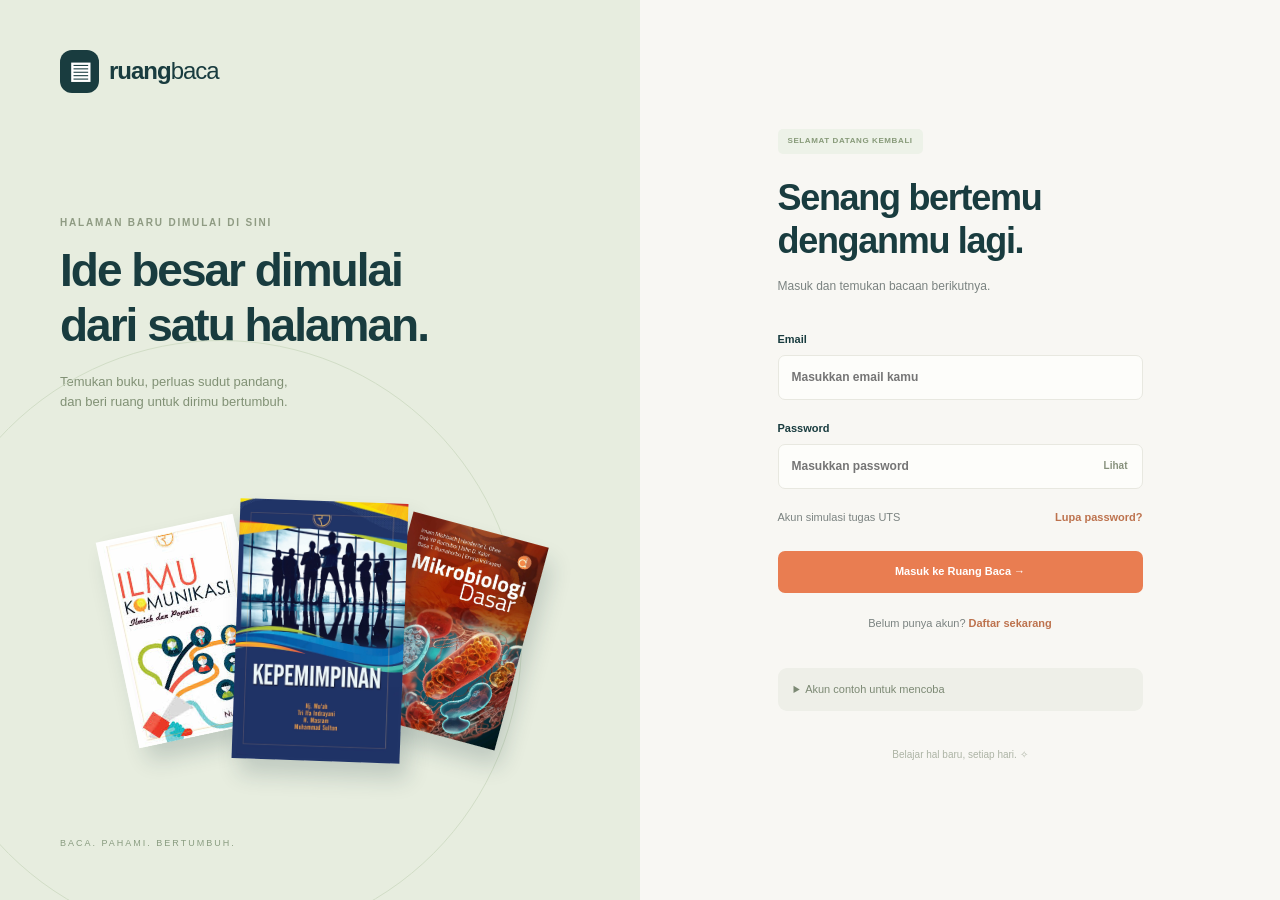
<file: index.html>
<!DOCTYPE html>
<html lang="id">

<head>
    <meta charset="UTF-8">
    <meta name="viewport" content="width=device-width, initial-scale=1.0">
    <meta http-equiv="refresh" content="0; url=login.html">
    <title>Ruang Baca</title>
</head>

<body>
    <a href="login.html">Masuk ke Ruang Baca</a>
</body>

</html>
</file>
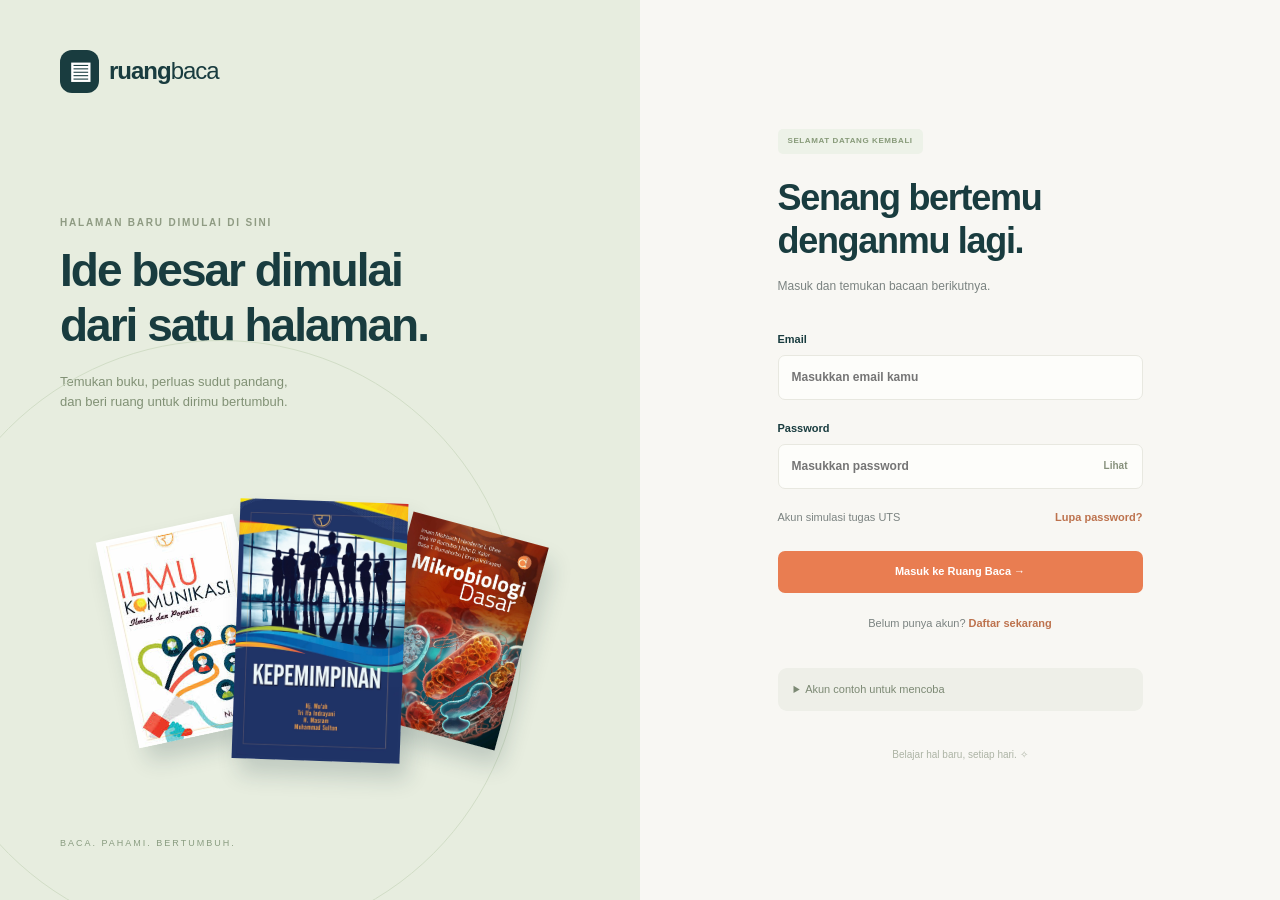
<file: checkout.html>
<!DOCTYPE html>
<html lang="id">

<head>
    <meta charset="UTF-8">
    <meta name="viewport" content="width=device-width, initial-scale=1.0">
    <title>Pemesanan | Ruang Baca</title>
    <link rel="stylesheet" href="style.css">
</head>

<body data-page="checkout">

    <main>
        <div class="page-heading">
            <div>
                <p class="eyebrow">SELANGKAH LEBIH DEKAT</p>
                <h1>Bacaanmu, pilihanmu.</h1>
                <p class="muted">
                    Atur pesanan dan lengkapi informasi pengiriman.
                </p>
            </div>

            <a href="stok.html" class="text-link">
                + Tambah buku
            </a>
        </div>

        <div class="checkout-layout">
            <div>
                <section class="panel">
                    <div class="section-title">
                        <h2>Keranjang buku</h2>
                        <span class="tag" id="cart-count"></span>
                    </div>

                    <div id="cart-items"></div>
                </section>

                <section class="panel">
                    <p class="eyebrow">INFORMASI PEMESAN</p>
                    <h2>Ke mana buku dikirim?</h2>

                    <form id="checkout-form">
                        <div class="form-grid">
                            <label>
                                Nama lengkap
                                <input name="nama" placeholder="Nama penerima" autocomplete="name" maxlength="100"
                                    required>
                            </label>

                            <label>
                                Email
                                <input name="email" type="email" placeholder="nama@email.com" autocomplete="email"
                                    required>
                            </label>

                            <label>
                                Nomor telepon
                                <input name="telepon" type="tel" placeholder="08xxxxxxxxxx" pattern="[0-9+ ()\-]{8,20}"
                                    autocomplete="tel" required>
                            </label>

                            <label>
                                Ekspedisi
                                <select name="ekspedisi">
                                    <option>JNE</option>
                                    <option>Pos Indonesia</option>
                                    <option>J&amp;T Express</option>
                                </select>
                            </label>

                            <label class="full">
                                Alamat lengkap
                                <textarea name="alamat" placeholder="Jalan, nomor rumah, kecamatan, kota, kode pos"
                                    autocomplete="street-address" minlength="10" maxlength="500" required></textarea>
                            </label>

                            <label class="full">
                                Metode pembayaran
                                <select name="pembayaran">
                                    <option>Transfer Bank BCA</option>
                                    <option>Transfer Bank Mandiri</option>
                                    <option>Bayar di Tempat (COD)</option>
                                </select>
                            </label>
                        </div>
                    </form>
                </section>
            </div>

            <aside class="panel summary">
                <p class="eyebrow">RINGKASAN</p>
                <h2>Pesanan kamu</h2>

                <div id="totals"></div>

                <button class="button wide" type="submit" form="checkout-form">
                    Buat pesanan →
                </button>

                <p class="small muted">
                    Simulasi tugas UTS. Tidak ada pembayaran atau
                    pengiriman sungguhan.
                </p>
            </aside>
        </div>
    </main>

    <script src="data.js"></script>
    <script src="layout.js"></script>
    <script src="script.js"></script>
</body>

</html>
</file>
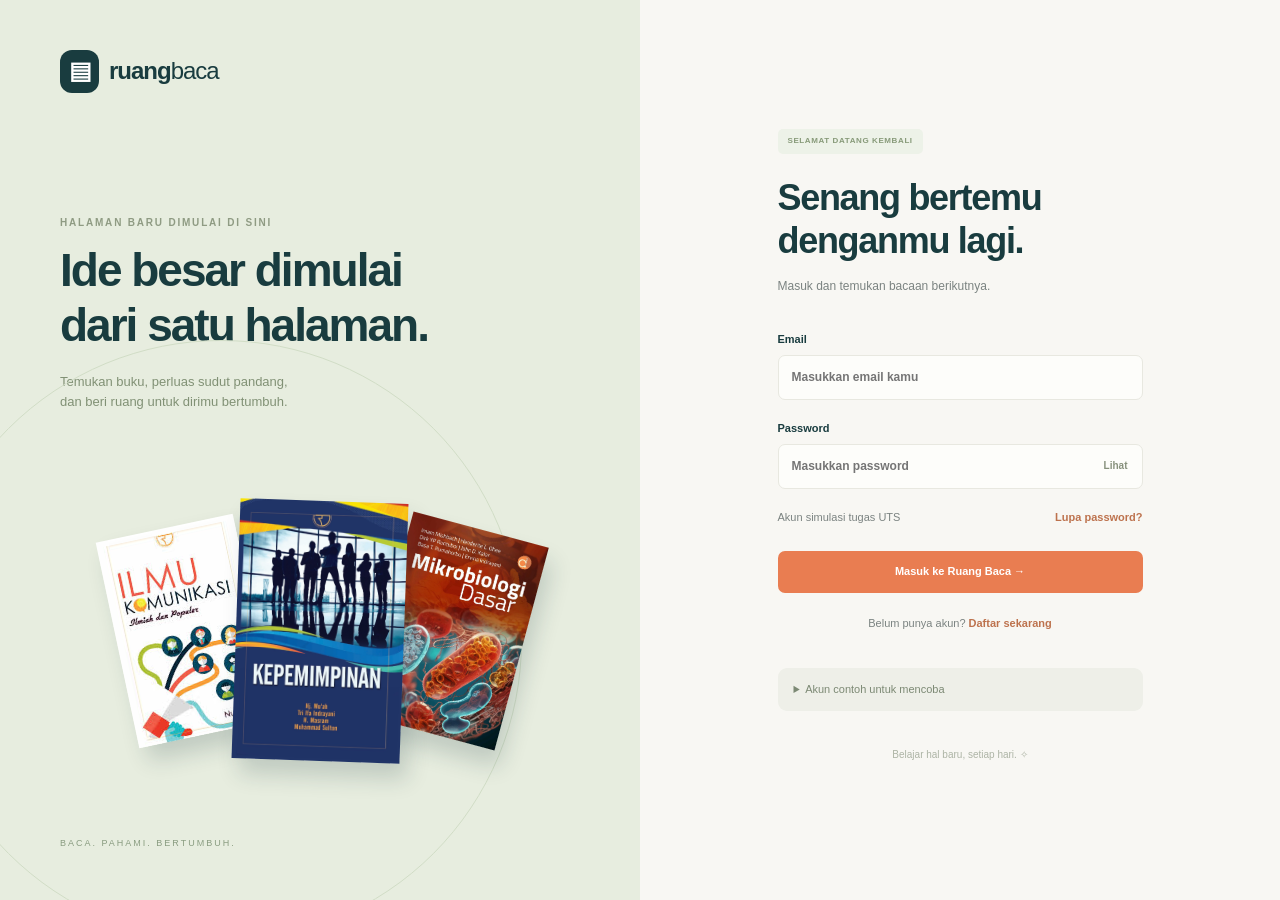
<file: dashboard.html>
<!DOCTYPE html>
<html lang="id">

<head>
    <meta charset="UTF-8">
    <meta name="viewport" content="width=device-width, initial-scale=1.0">
    <title>Dashboard | Ruang Baca</title>
    <link rel="stylesheet" href="style.css">
</head>

<body data-page="dashboard">

    <main>
        <div class="page-heading">
            <div>
                <p class="eyebrow" id="greeting">SELAMAT DATANG</p>

                <h1>
                    Ruang untuk tumbuh,<br>
                    lewat setiap buku.
                </h1>

                <p class="muted">
                    Temukan bacaanmu, mulai perjalanan baru hari ini.
                </p>
            </div>

            <span class="date-pill" id="today"></span>
        </div>

        <section class="hero">
            <div class="hero-copy">
                <span class="pill light">
                    PILIHAN UNTUK LANGKAH BERIKUTNYA
                </span>

                <h2>
                    Pengetahuan baru.<br>
                    Kemungkinan tanpa batas.
                </h2>

                <p>
                    Buku ajar pilihan untuk menemani kuliah,<br>
                    memperluas wawasan, dan menggapai tujuanmu.
                </p>

                <a class="button" href="stok.html">
                    Jelajahi koleksi ↗
                </a>

                <div class="hero-note">
                    ▤ Koleksi buku ajar · Pilihan lintas bidang
                </div>
            </div>

            <div class="hero-art">
                <div class="orbit"></div>

                <span class="art-caption">
                    BACA. PAHAMI. BERTUMBUH.
                </span>

                <img class="art-book rear" src="img/manajemen_keuangan.jpg" alt="Manajemen Keuangan">

                <img class="art-book front" src="img/kepemimpinan.jpg" alt="Kepemimpinan">

                <span class="round-stamp">
                    BUKA BUKU<br>BUKA DUNIA ↗
                </span>
            </div>
        </section>

        <section class="stats" id="stats" aria-label="Ringkasan toko"></section>

        <div class="section-title">
            <div>
                <p class="eyebrow">RAK PILIHAN</p>
                <h2>Teman belajar berikutnya</h2>
            </div>

            <a href="stok.html" class="text-link">
                Lihat semua koleksi →
            </a>
        </div>

        <section class="books" id="featured"></section>

        <section class="bottom-banner">
            <div>
                <h3>Sudah menunggu buku pesananmu?</h3>
                <p>Lihat perjalanan paket hingga sampai di tanganmu.</p>
            </div>

            <a href="tracking.html" class="button secondary">
                Lacak pesanan ↗
            </a>
        </section>
    </main>

    <script src="data.js"></script>
    <script src="layout.js"></script>
    <script src="script.js"></script>
</body>

</html>
</file>
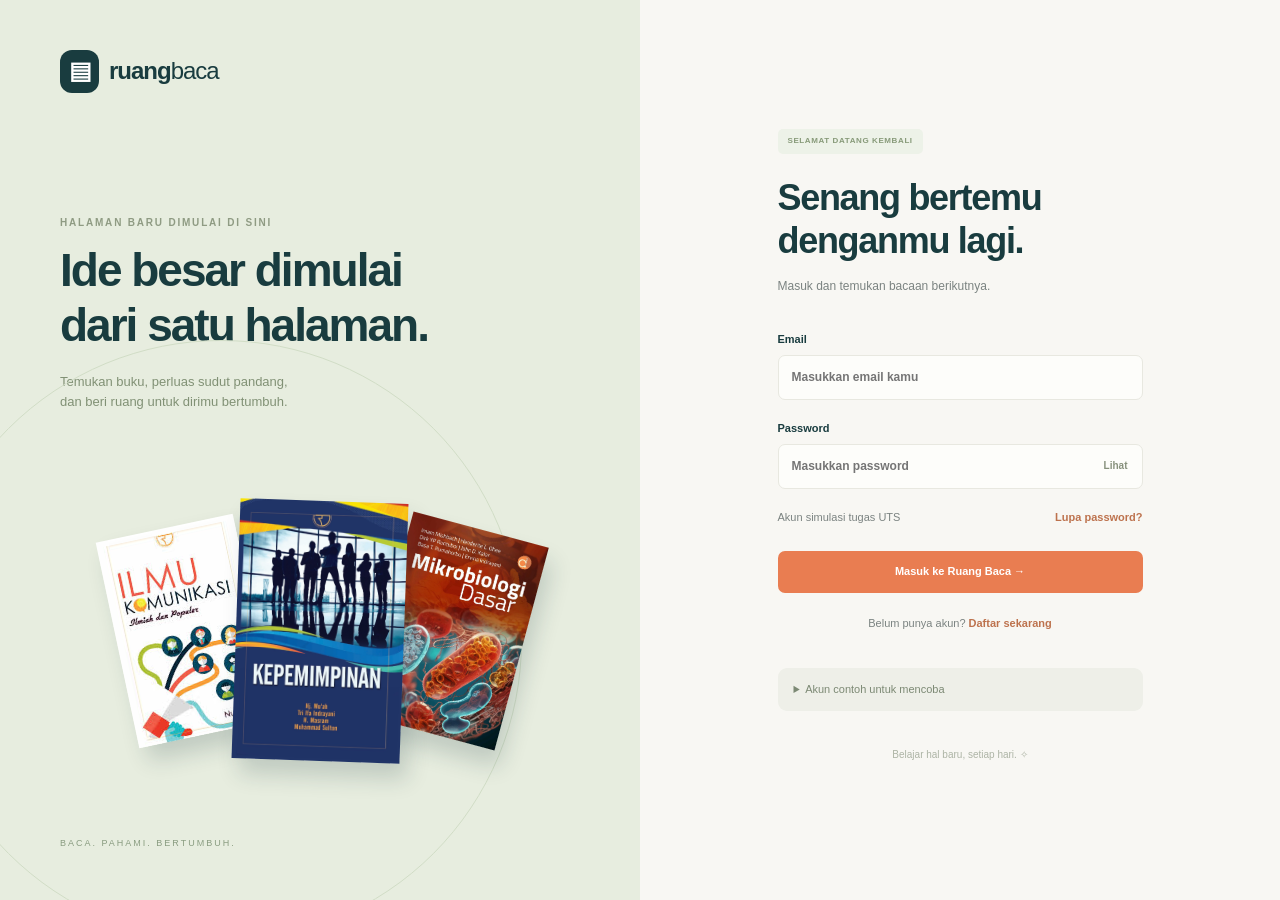
<file: history.html>
<!DOCTYPE html>
<html lang="id">

<head>
    <meta charset="UTF-8">
    <meta name="viewport" content="width=device-width, initial-scale=1.0">
    <title>Riwayat Transaksi | Ruang Baca</title>
    <link rel="stylesheet" href="style.css">
</head>

<body data-page="history">

    <main>
        <div class="page-heading">
            <div>
                <p class="eyebrow">JEJAK BACAANMU</p>
                <h1>Cerita yang sudah dimulai.</h1>
                <p class="muted">
                    Daftar transaksi simulasi dan detail buku yang kamu pesan.
                </p>
            </div>

            <a class="button" href="stok.html">
                Cari buku lagi ↗
            </a>
        </div>

        <section id="history-list"></section>
    </main>

    <script src="data.js"></script>
    <script src="layout.js"></script>
    <script src="script.js"></script>
</body>

</html>
</file>
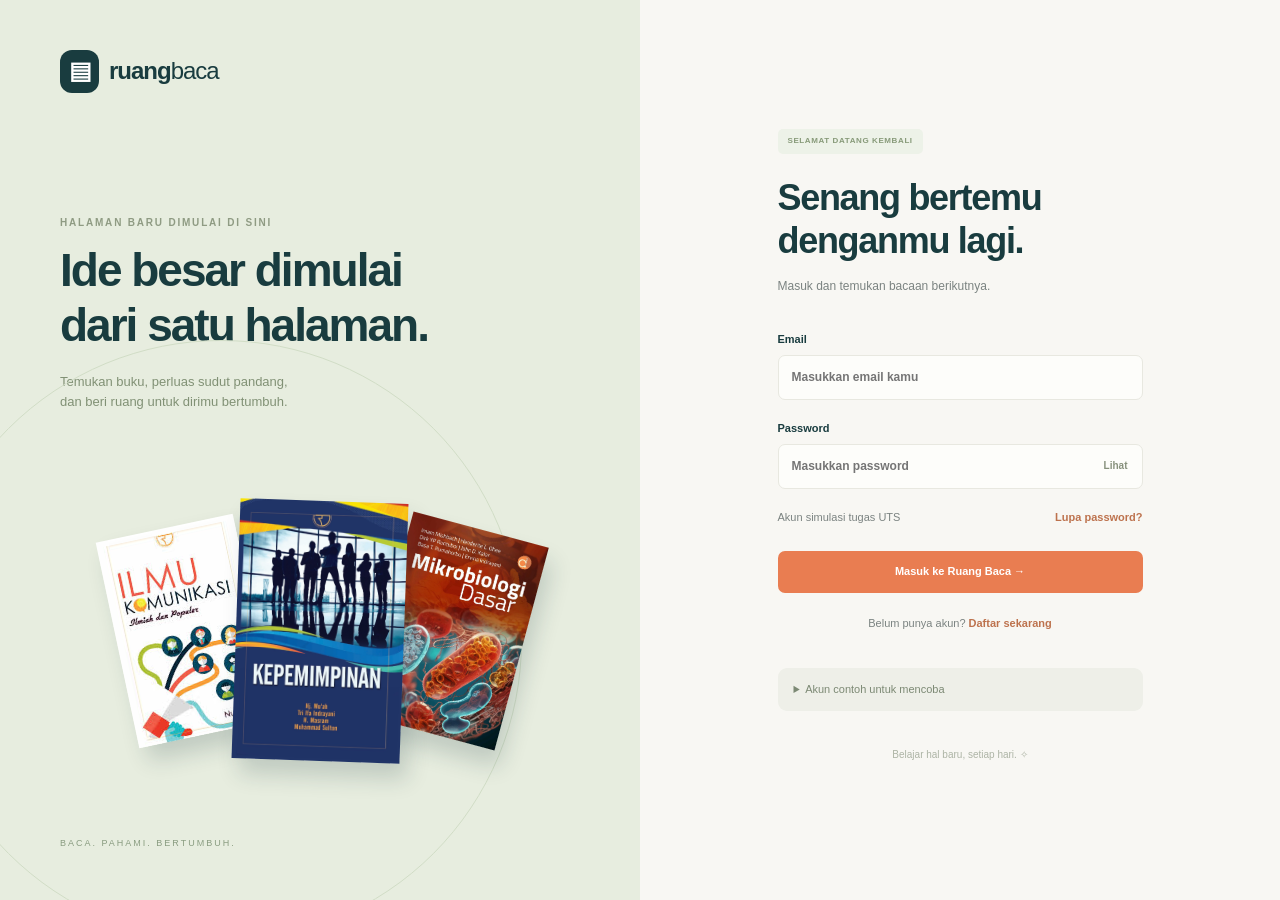
<file: laporan.html>
<!DOCTYPE html>
<html lang="id">

<head>
    <meta charset="UTF-8">
    <meta name="viewport" content="width=device-width, initial-scale=1.0">
    <title>Laporan Pesanan | Ruang Baca</title>
    <link rel="stylesheet" href="style.css">
</head>

<body data-page="laporan">

    <main>
        <div class="page-heading">
            <div>
                <p class="eyebrow">RINGKASAN AKTIVITAS</p>
                <h1>Setiap pesanan, tercatat.</h1>
                <p class="muted">
                    Laporan pemesanan simulasi yang dibuat di browser ini.
                </p>
            </div>

            <button class="button secondary" id="print-report">
                Cetak laporan ↗
            </button>
        </div>

        <section id="report-stats" class="stats"></section>

        <section class="panel">
            <div class="section-title">
                <h2>Daftar pemesanan</h2>

                <a class="text-link" href="checkout.html">
                    Buat pesanan →
                </a>
            </div>

            <div id="report-table"></div>
        </section>
    </main>

    <script src="data.js"></script>
    <script src="layout.js"></script>
    <script src="script.js"></script>
</body>

</html>
</file>
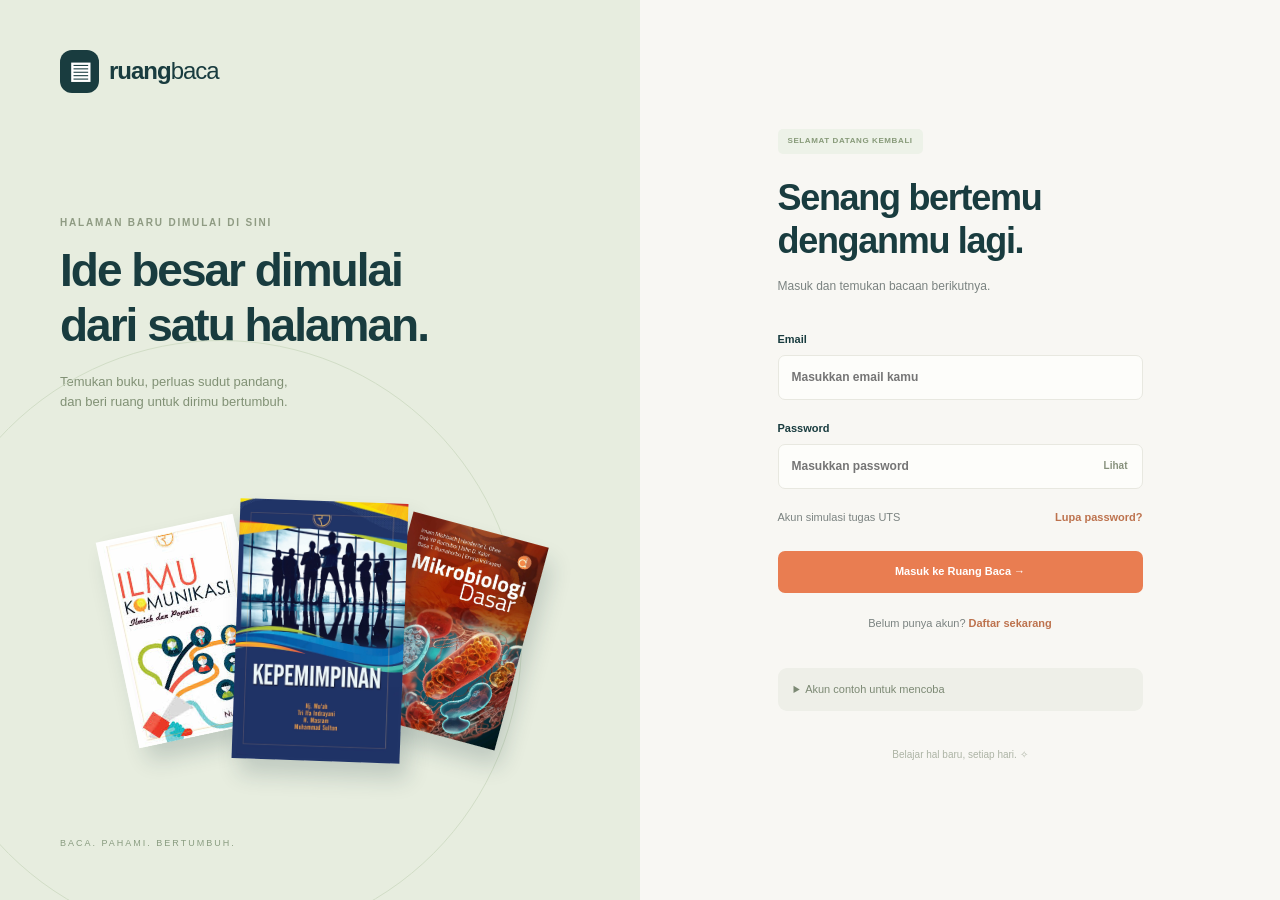
<file: login.html>
<!DOCTYPE html>
<html lang="id">

<head>
    <meta charset="UTF-8">
    <meta name="viewport" content="width=device-width, initial-scale=1.0">
    <title>Login | Ruang Baca</title>
    <link rel="stylesheet" href="style.css">
</head>

<body data-page="login">

    <main class="login-layout">
        <section class="login-story">
            <a class="brand" href="login.html">
                <span class="brand-icon">▤</span>
                <span>ruang<span class="brand-light">baca</span></span>
            </a>

            <div>
                <p class="eyebrow">HALAMAN BARU DIMULAI DI SINI</p>

                <h1>
                    Ide besar dimulai<br>
                    dari satu halaman.
                </h1>

                <p>
                    Temukan buku, perluas sudut pandang,<br>
                    dan beri ruang untuk dirimu bertumbuh.
                </p>
            </div>

            <div class="login-books">
                <img src="img/pengantar_komunikasi.jpg" alt="Pengantar Ilmu Komunikasi">
                <img src="img/kepemimpinan.jpg" alt="Kepemimpinan">
                <img src="img/mikrobiologi.jpg" alt="Mikrobiologi Dasar">
            </div>

            <span class="small">BACA. PAHAMI. BERTUMBUH.</span>
        </section>

        <section class="login-form-wrap">
            <div class="login-form">
                <span class="tag">SELAMAT DATANG KEMBALI</span>

                <h2>
                    Senang bertemu<br>
                    denganmu lagi.
                </h2>

                <p class="muted">
                    Masuk dan temukan bacaan berikutnya.
                </p>

                <form id="login-form">
                    <label>
                        Email
                        <input name="email" type="email" placeholder="Masukkan email kamu" autocomplete="username"
                            required>
                    </label>

                    <label>
                        Password
                        <span class="password-field">
                            <input id="password" name="password" type="password" placeholder="Masukkan password"
                                autocomplete="current-password" required>
                            <button type="button" id="toggle-password" aria-label="Tampilkan password">
                                Lihat
                            </button>
                        </span>
                    </label>

                    <div class="login-options">
                        <span class="small muted">Akun simulasi tugas UTS</span>

                        <button type="button" class="inline-button" id="forgot">
                            Lupa password?
                        </button>
                    </div>

                    <button type="submit" class="button wide">
                        Masuk ke Ruang Baca →
                    </button>
                </form>

                <p class="signup-line">
                    Belum punya akun?
                    <button class="inline-button" id="register">
                        Daftar sekarang
                    </button>
                </p>

                <details class="demo-details">
                    <summary>Akun contoh untuk mencoba</summary>
                    <p>
                        Email: <strong>rina@gmail.com</strong><br>
                        Password: <strong>rina123</strong>
                    </p>
                    <button class="inline-button" id="fill-demo">
                        Gunakan akun contoh →
                    </button>
                </details>

                <p class="login-footer">
                    Belajar hal baru, setiap hari. ✧
                </p>
            </div>
        </section>
    </main>

    <script src="data.js"></script>
    <script src="layout.js"></script>
    <script src="script.js"></script>
</body>

</html>
</file>
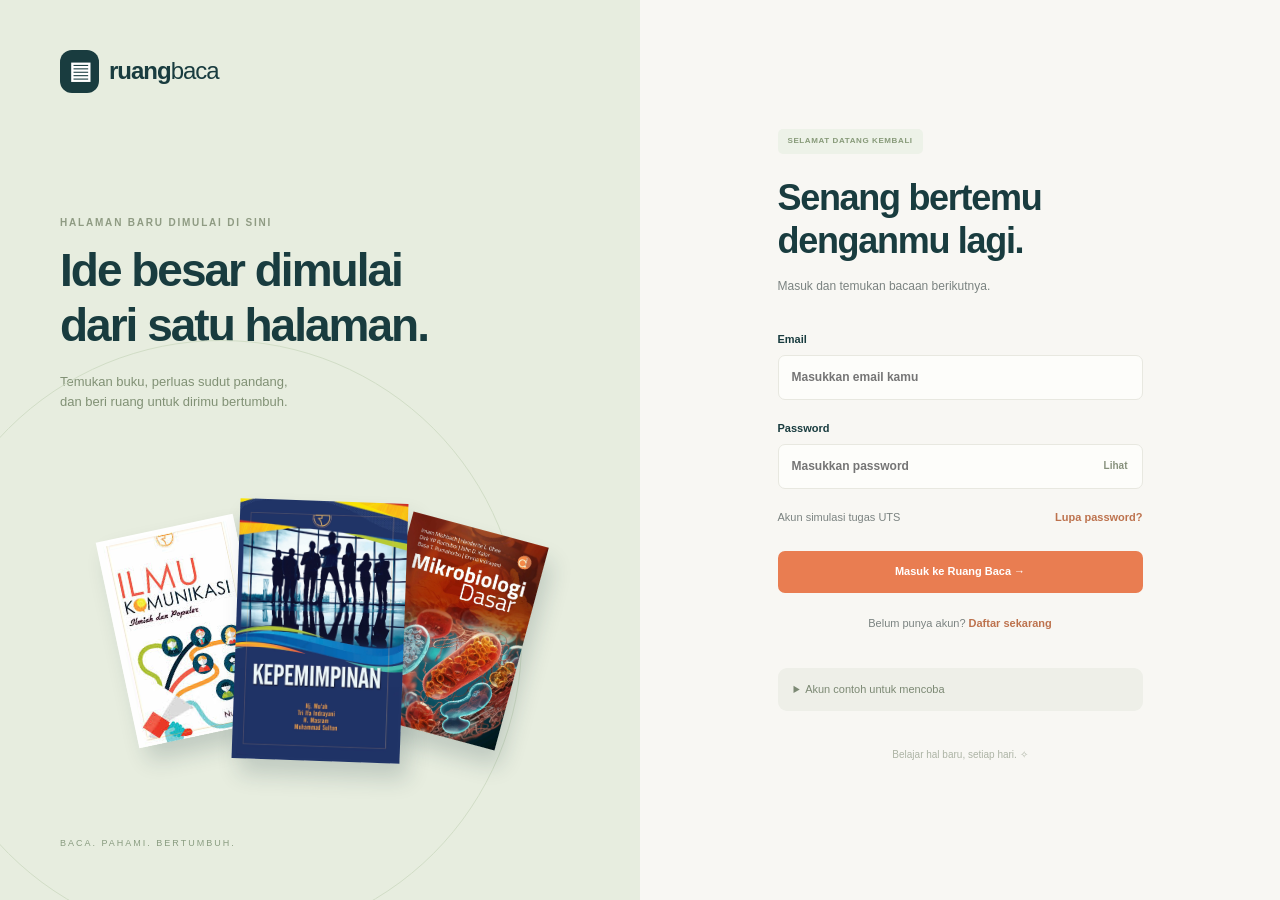
<file: stok.html>
<!DOCTYPE html>
<html lang="id">

<head>
    <meta charset="UTF-8">
    <meta name="viewport" content="width=device-width, initial-scale=1.0">
    <title>Katalog Buku | Ruang Baca</title>
    <link rel="stylesheet" href="style.css">
</head>

<body data-page="stok">

    <main>
        <div class="page-heading">
            <div>
                <p class="eyebrow">TEMUKAN INSPIRASI</p>
                <h1>Rak penuh kemungkinan.</h1>
                <p class="muted">
                    Buku ajar pilihan, bekal untuk perjalanan belajarmu.
                </p>
            </div>

            <button class="button" id="add-stock">
                + Tambah stok baru
            </button>
        </div>

        <section class="catalog-tools">
            <label class="search-box">
                <span aria-hidden="true">⌕</span>

                <input id="search" type="search" placeholder="Cari judul atau kode buku..." aria-label="Cari buku">
            </label>

            <label class="sort-label">
                Urutkan

                <select id="sort">
                    <option value="default">Pilihan koleksi</option>
                    <option value="name">Judul A–Z</option>
                    <option value="low">Harga terendah</option>
                    <option value="high">Harga tertinggi</option>
                </select>
            </label>

            <div class="view-switch">
                <button id="grid-view" class="selected" aria-label="Tampilan kartu" aria-pressed="true">
                    ▦
                </button>

                <button id="table-view" aria-label="Tampilan tabel" aria-pressed="false">
                    ☷
                </button>
            </div>
        </section>

        <div class="section-title">
            <span id="book-count" class="muted"></span>
            <span class="tag">Buku Ajar</span>
        </div>

        <section id="catalog" class="books catalog"></section>

        <p class="small muted">
            Stok diperbarui setelah pemesanan simulasi.
        </p>
    </main>

    <script src="data.js"></script>
    <script src="layout.js"></script>
    <script src="script.js"></script>
</body>

</html>
</file>
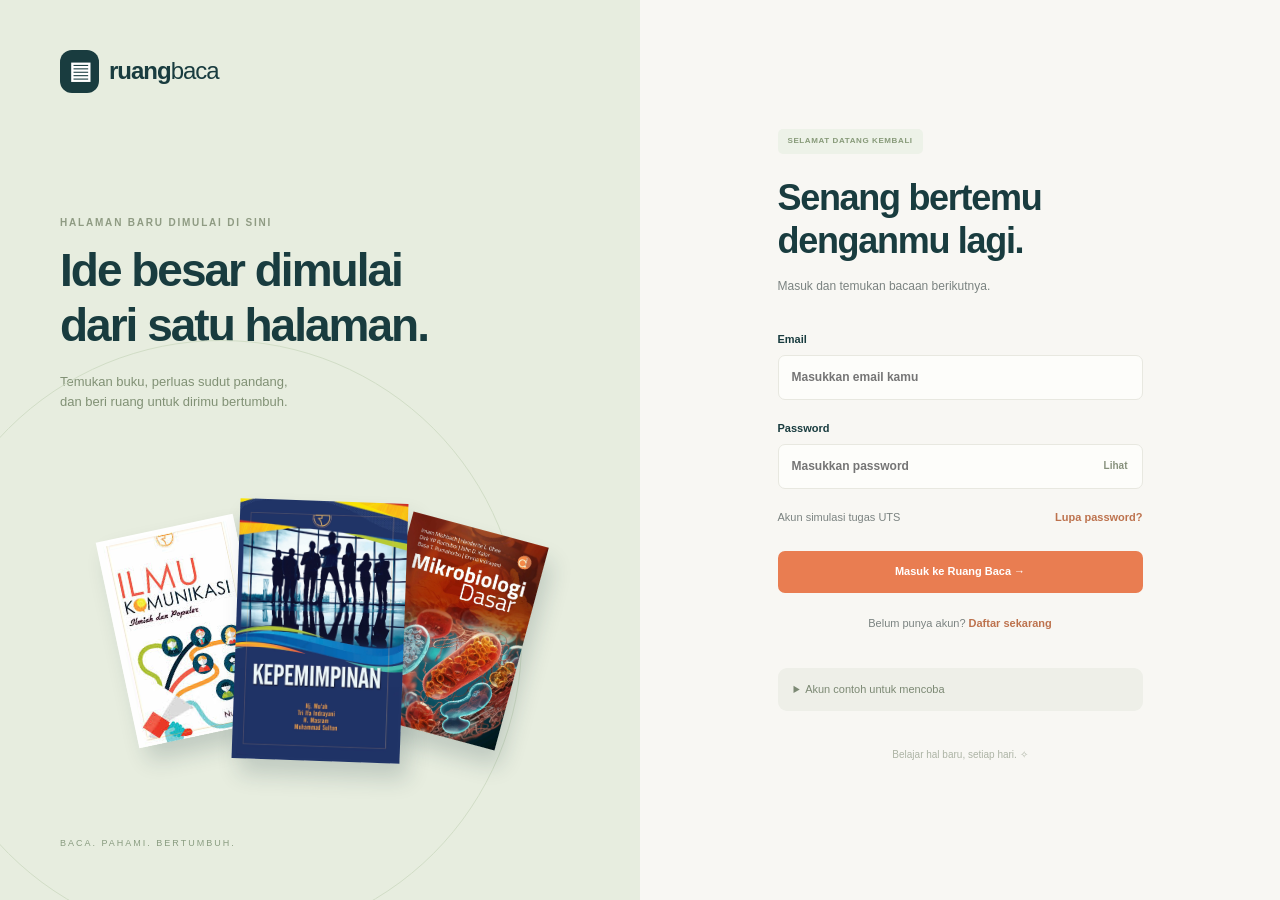
<file: tracking.html>
<!DOCTYPE html>
<html lang="id">

<head>
    <meta charset="UTF-8">
    <meta name="viewport" content="width=device-width, initial-scale=1.0">
    <title>Lacak Pengiriman | Ruang Baca</title>
    <link rel="stylesheet" href="style.css">
</head>

<body data-page="tracking">

    <main>
        <div class="page-heading">
            <div>
                <p class="eyebrow">DARI RAK KE TANGANMU</p>
                <h1>Ikuti perjalanan bukumu.</h1>
                <p class="muted">
                    Masukkan nomor Delivery Order untuk melihat kabar paketmu.
                </p>
            </div>
        </div>

        <section class="tracking-search panel">
            <div class="tracking-icon">↗</div>

            <h2>Di mana pesanan saya?</h2>

            <p class="muted">
                Setiap perjalanan punya cerita. Ini cerita paketmu.
            </p>

            <form id="tracking-form" class="tracking-form">
                <label class="sr-only" for="do-number">
                    Nomor Delivery Order
                </label>

                <input id="do-number" placeholder="Masukkan nomor DO" maxlength="60" required>

                <button type="submit" class="button">
                    Cari paket →
                </button>
            </form>

            <p class="small muted">
                Coba nomor dari data:

                <button class="inline-button" data-do="20230012">
                    20230012
                </button>

                atau

                <button class="inline-button" data-do="20230013">
                    20230013
                </button>
            </p>
        </section>

        <section id="tracking-result" aria-live="polite"></section>
    </main>

    <script src="data.js"></script>
    <script src="layout.js"></script>
    <script src="script.js"></script>
</body>

</html>
</file>
<file: style.css>
:root {
    --paper: #f8f7f3;
    --ink: #193c3f;
    --muted: #7b8381;
    --orange: #e97d51;
    --line: #e8e8e0;
    --soft: #edf2ed;
    --radius: 18px;
}

* {
    box-sizing: border-box;
}

body {
    margin: 0;
    font-family: "Segoe UI", Arial, sans-serif;
    background: var(--paper);
    color: var(--ink);
    font-size: 14px;
    line-height: 1.6;
}

h1,
h2,
h3,
p {
    margin-top: 0;
}

h1 {
    font-size: 38px;
    line-height: 1.2;
    letter-spacing: -1.4px;
    margin-bottom: 14px;
    font-weight: 650;
}

h2 {
    font-size: 23px;
    line-height: 1.3;
    letter-spacing: -0.6px;
    font-weight: 650;
}

h3 {
    line-height: 1.4;
}

a {
    color: inherit;
    text-decoration: none;
}

button,
input,
select,
textarea {
    font: inherit;
}

button {
    cursor: pointer;
}

button:disabled {
    opacity: 0.45;
    cursor: not-allowed;
}

button:focus-visible,
a:focus-visible {
    outline: 3px solid var(--orange);
    outline-offset: 4px;
}

svg {
    width: 21px;
    height: 21px;
    fill: none;
    stroke: currentColor;
    stroke-width: 1.6;
    stroke-linecap: round;
    stroke-linejoin: round;
    flex-shrink: 0;
}

.sidebar {
    position: fixed;
    inset: 0 auto 0 0;
    width: 240px;
    padding: 34px 23px 0;
    background: #fff;
    border-right: 1px solid var(--line);
    display: flex;
    flex-direction: column;
    z-index: 20;
}

.brand {
    display: flex;
    align-items: center;
    gap: 10px;
    font-size: 24px;
    font-weight: 750;
    letter-spacing: -1px;
    line-height: 1.2;
}

.brand-light {
    font-weight: 400;
}

.brand small {
    display: block;
    margin-top: 7px;
    font-size: 7px;
    letter-spacing: 2px;
    font-weight: 600;
}

.brand-icon {
    width: 39px;
    height: 43px;
    display: grid;
    place-items: center;
    background: var(--ink);
    color: #fff;
    border-radius: 12px;
}

.nav-label,
.eyebrow {
    font-size: 10px;
    letter-spacing: 1.8px;
    font-weight: 700;
}

.nav-label {
    color: #a4aaa5;
    margin: 48px 12px 15px;
}

.sidebar nav {
    display: grid;
    gap: 9px;
}

.sidebar nav a {
    display: flex;
    align-items: center;
    gap: 12px;
    padding: 13px 12px;
    font-size: 12px;
    color: #78847e;
    border-radius: 10px;
    font-weight: 550;
}

.sidebar nav a.active {
    background: var(--ink);
    color: #fff;
    box-shadow: 0 6px 12px #193c3f15;
}

.sidebar nav a:hover:not(.active) {
    background: var(--paper);
    color: var(--ink);
}

.cart-badge {
    margin-left: auto;
    font-size: 10px;
}

.sidebar-note {
    position: relative;
    margin-top: auto;
    margin-bottom: 25px;
    padding: 24px 16px;
    background: #f6f4eb;
    border-radius: 14px;
}

.sidebar-note>span {
    position: absolute;
    top: 15px;
    right: 13px;
    font-size: 32px;
    color: var(--orange);
}

.sidebar-note h3 {
    font-size: 18px;
    font-weight: 600;
    margin-bottom: 8px;
}

.sidebar-note p {
    font-size: 11px;
    color: #8c9186;
    margin: 0;
}

.profile {
    border-top: 1px solid var(--line);
    padding: 22px 0;
    display: flex;
    align-items: center;
    gap: 10px;
}

.avatar {
    width: 34px;
    height: 34px;
    display: grid;
    place-items: center;
    border-radius: 50%;
    background: #f7e5d8;
    color: #a56c43;
    font-size: 12px;
    font-weight: 700;
    flex-shrink: 0;
}

.profile strong {
    display: block;
    max-width: 116px;
    overflow: hidden;
    text-overflow: ellipsis;
    white-space: nowrap;
    font-size: 11px;
}

.profile small {
    display: block;
    font-size: 9px;
    color: var(--muted);
}

.profile button {
    background: none;
    border: 0;
    color: #8d9892;
    padding: 4px;
    margin-left: auto;
}

.workspace {
    margin-left: 240px;
}

.topbar {
    height: 86px;
    border-bottom: 1px solid var(--line);
    display: flex;
    align-items: center;
    justify-content: space-between;
    padding: 0 44px;
    background: #ffffff70;
}

.breadcrumb {
    display: flex;
    gap: 16px;
    font-size: 11px;
    color: #929a94;
}

.breadcrumb strong {
    font-weight: 500;
    color: var(--ink);
}

.top-cart {
    display: flex;
    align-items: center;
    gap: 10px;
    font-size: 11px;
}

.top-cart b {
    width: 23px;
    height: 23px;
    display: grid;
    place-items: center;
    border-radius: 50%;
    background: #f4e9df;
    font-size: 10px;
}

#mobile-menu {
    display: none;
}

main {
    max-width: 1500px;
    margin: auto;
    padding: 34px 44px;
}

.page-heading {
    display: flex;
    justify-content: space-between;
    align-items: center;
    gap: 22px;
    margin-bottom: 28px;
}

.eyebrow {
    color: #8f9b83;
    margin-bottom: 12px;
}

.muted {
    color: var(--muted);
}

.small {
    font-size: 11px;
}

.page-heading p.muted {
    font-size: 12px;
    margin-bottom: 0;
}

.date-pill {
    font-size: 10px;
    border: 1px solid var(--line);
    padding: 8px 12px;
    border-radius: 8px;
    white-space: nowrap;
    align-self: flex-start;
    margin-top: 8px;
}

.hero {
    position: relative;
    min-height: 306px;
    display: flex;
    overflow: hidden;
    background: #e8eee2;
    border-radius: var(--radius);
}

.hero-copy {
    padding: 30px 32px;
    z-index: 1;
    width: 57%;
}

.pill,
.tag {
    display: inline-block;
    padding: 6px 10px;
    background: var(--soft);
    border-radius: 5px;
    font-size: 9px;
    letter-spacing: 0.6px;
    font-weight: 600;
}

.pill.light {
    background: #ffffff70;
    font-size: 8px;
    margin-bottom: 18px;
}

.hero h2 {
    font-size: 29px;
    letter-spacing: -1px;
    margin-bottom: 12px;
}

.hero-copy>p {
    font-size: 11px;
    color: #7b8774;
}

.button {
    display: inline-flex;
    align-items: center;
    justify-content: center;
    gap: 20px;
    padding: 12px 18px;
    border: 0;
    border-radius: 7px;
    background: var(--orange);
    color: #fff;
    font-size: 11px;
    font-weight: 650;
    line-height: 1.6;
    transition: background 0.2s, transform 0.2s;
}

.button:hover {
    background: #d36b42;
    transform: translateY(-1px);
}

.button.secondary {
    background: #fff;
    color: var(--ink);
    border: 1px solid var(--line);
}

.button.secondary:hover {
    background: #edf1ea;
}

.wide {
    width: 100%;
}

.hero-note {
    font-size: 9px;
    color: #809075;
    margin-top: 19px;
}

.hero-art {
    position: relative;
    width: 43%;
    min-height: 310px;
}

.orbit {
    position: absolute;
    width: 315px;
    height: 315px;
    border: 1px solid #c8d3bd;
    border-radius: 50%;
    left: 15px;
    top: 35px;
    box-shadow:
        0 0 0 35px #dce5d540,
        0 0 0 70px #dce5d530;
}

.art-book {
    position: absolute;
    height: 214px;
    width: 140px;
    object-fit: cover;
    box-shadow: 6px 16px 16px #1b3f3c30;
    border-radius: 2px;
}

.art-book.rear {
    transform: rotate(-15deg);
    top: 64px;
    left: 8px;
}

.art-book.front {
    transform: rotate(10deg);
    top: 65px;
    left: 127px;
}

.art-caption {
    position: absolute;
    top: 24px;
    left: 68px;
    font-size: 7px;
    letter-spacing: 2px;
    color: #8d9b81;
}

.round-stamp {
    position: absolute;
    right: 14px;
    bottom: 18px;
    width: 77px;
    height: 77px;
    display: grid;
    place-content: center;
    text-align: center;
    border-radius: 50%;
    background: #f3b782;
    color: #704d33;
    font-size: 8px;
    letter-spacing: 1px;
    line-height: 1.8;
    transform: rotate(13deg);
    border: 1px dashed #9e7554;
    outline: 5px solid #f3b782;
}

.stats {
    display: grid;
    grid-template-columns: repeat(4, minmax(0, 1fr));
    gap: 16px;
    margin: 22px 0 34px;
}

.stat {
    min-width: 0;
    display: flex;
    align-items: center;
    gap: 13px;
    padding: 18px;
    border: 1px solid var(--line);
    background: #fff;
    border-radius: 12px;
}

.stat-icon {
    width: 37px;
    height: 37px;
    display: grid;
    place-items: center;
    background: #f0f3ed;
    color: #708566;
    border-radius: 10px;
    font-size: 18px;
    flex-shrink: 0;
}

.stat:nth-child(2) .stat-icon {
    background: #fbede3;
    color: #c98248;
}

.stat:nth-child(3) .stat-icon {
    background: #eaf1f4;
    color: #638b94;
}

.stat:nth-child(4) .stat-icon {
    background: #f3edf4;
    color: #9b78a4;
}

.stat b {
    display: block;
    font-size: 22px;
    line-height: 1.2;
    font-weight: 600;
    letter-spacing: -0.7px;
    overflow-wrap: anywhere;
}

.stat small {
    color: #90968e;
    font-size: 9px;
}

.section-title {
    display: flex;
    justify-content: space-between;
    align-items: center;
    gap: 16px;
    margin-bottom: 20px;
}

.section-title h2 {
    margin-bottom: 0;
    font-size: 21px;
}

.section-title .eyebrow {
    margin-bottom: 7px;
}

.text-link {
    font-size: 11px;
    font-weight: 600;
    color: #62755d;
}

.books {
    display: grid;
    grid-template-columns: repeat(5, minmax(0, 1fr));
    gap: 17px;
}

.book-card {
    min-width: 0;
}

.cover-wrap {
    position: relative;
    height: 210px;
    display: flex;
    align-items: center;
    justify-content: center;
    padding: 22px;
    overflow: hidden;
    border-radius: 12px;
    background: #efeee7;
}

.book-card:nth-child(2) .cover-wrap {
    background: #f1ebe2;
}

.book-card:nth-child(3) .cover-wrap {
    background: #e7eceb;
}

.book-card:nth-child(4) .cover-wrap {
    background: #f3e9e3;
}

.book-card:nth-child(5) .cover-wrap {
    background: #e7edf2;
}

.cover-wrap img {
    height: 100%;
    width: auto;
    max-width: 100%;
    object-fit: contain;
    box-shadow: 5px 8px 12px #263b3b25;
    transition: transform 0.3s;
}

.book-card:hover img {
    transform: translateY(-5px) rotate(-2deg);
}

.edition {
    position: absolute;
    top: 10px;
    left: 10px;
    padding: 3px 6px;
    background: #ffffffdf;
    border-radius: 4px;
    color: #788475;
    font-size: 7px;
}

.book-meta {
    padding: 12px 1px;
}

.book-meta>small {
    font-size: 8px;
    letter-spacing: 1px;
    color: #969d90;
}

.book-meta h3 {
    min-height: 34px;
    margin: 4px 0 8px;
    font-size: 12px;
    line-height: 1.4;
    font-weight: 650;
}

.book-bottom {
    display: flex;
    justify-content: space-between;
    align-items: center;
    gap: 4px;
}

.price {
    font-size: 12px;
    font-weight: 700;
}

.add-cart {
    width: 29px;
    height: 29px;
    border: 1px solid #dce3d8;
    background: #fff;
    color: var(--ink);
    border-radius: 7px;
    font-size: 18px;
    line-height: 1;
    flex-shrink: 0;
}

.add-cart:hover {
    background: var(--ink);
    color: #fff;
}

.stock-label {
    font-size: 8px;
    color: #8f9c88;
    margin-top: 5px;
}

.bottom-banner {
    margin-top: 30px;
    padding: 20px 24px;
    display: flex;
    align-items: center;
    justify-content: space-between;
    gap: 20px;
    background: #eeece4;
    border-radius: 12px;
}

.bottom-banner h3 {
    font-size: 15px;
    margin-bottom: 4px;
}

.bottom-banner p {
    font-size: 11px;
    color: #8a9085;
    margin-bottom: 0;
}

footer {
    padding: 20px 44px;
    display: flex;
    justify-content: space-between;
    gap: 16px;
    font-size: 9px;
    color: #9caaa0;
    border-top: 1px solid var(--line);
    margin-top: 16px;
}

.catalog-tools {
    display: flex;
    gap: 14px;
    align-items: center;
    background: #fff;
    border: 1px solid var(--line);
    padding: 13px;
    border-radius: 12px;
    margin-bottom: 24px;
}

.search-box {
    display: flex;
    align-items: center;
    gap: 10px;
    flex: 1;
}

.search-box span {
    font-size: 26px;
    color: #9caa9d;
}

.search-box input {
    border: 0;
    background: transparent;
    min-width: 100px;
}

.sort-label {
    display: flex;
    align-items: center;
    gap: 10px;
    font-size: 10px;
    color: var(--muted);
}

.sort-label select {
    border: 0;
    width: 150px;
    background: var(--paper);
    padding: 9px;
}

.view-switch {
    display: flex;
    gap: 4px;
    border-left: 1px solid var(--line);
    padding-left: 12px;
}

.view-switch button {
    border: 0;
    background: #fff;
    color: #8e9b90;
    border-radius: 6px;
    font-size: 22px;
    padding: 0 9px;
}

.view-switch button.selected {
    background: var(--ink);
    color: #fff;
}

.catalog .cover-wrap {
    height: 245px;
}

.catalog .book-meta {
    padding: 15px 0;
}

.catalog .book-meta h3,
.catalog .price {
    font-size: 13px;
}

.catalog.table-mode {
    display: block;
}

.panel {
    padding: 26px;
    margin-bottom: 22px;
    background: #fff;
    border: 1px solid var(--line);
    border-radius: var(--radius);
}

.panel h2 {
    font-size: 21px;
}

.checkout-layout {
    display: grid;
    grid-template-columns: minmax(0, 1fr) 295px;
    gap: 24px;
}

.summary {
    position: sticky;
    top: 20px;
    height: max-content;
}

.summary-row {
    display: flex;
    justify-content: space-between;
    gap: 12px;
    margin: 18px 0;
    font-size: 12px;
}

.summary-total {
    border-top: 1px solid var(--line);
    padding-top: 16px;
    font-weight: 700;
    font-size: 17px;
}

.summary .small {
    margin-top: 15px;
    line-height: 1.8;
}

label {
    display: block;
    font-size: 11px;
    font-weight: 550;
}

input,
select,
textarea {
    display: block;
    width: 100%;
    border: 1px solid var(--line);
    border-radius: 7px;
    background: #fdfdfa;
    padding: 12px 13px;
    color: var(--ink);
    margin-top: 6px;
    font-size: 12px;
}

input:focus,
select:focus,
textarea:focus {
    outline: 2px solid #9bb89f;
    outline-offset: 1px;
}

textarea {
    resize: vertical;
    min-height: 93px;
}

.form-grid {
    display: grid;
    grid-template-columns: 1fr 1fr;
    gap: 18px;
}

.full {
    grid-column: 1 / -1;
}

.cart-item {
    display: flex;
    align-items: center;
    gap: 15px;
    border-top: 1px solid var(--line);
    padding: 18px 0;
}

.cart-item img {
    width: 45px;
    height: 66px;
    object-fit: contain;
    background: var(--paper);
}

.cart-item-info {
    flex: 1;
    min-width: 0;
}

.cart-item h3 {
    font-size: 12px;
    margin: 0 0 4px;
}

.cart-item p {
    font-size: 11px;
    margin: 0;
}

.qty {
    display: flex;
    align-items: center;
    border: 1px solid var(--line);
    border-radius: 6px;
}

.qty button {
    border: 0;
    background: transparent;
    padding: 4px 8px;
    color: var(--ink);
}

.qty input {
    border: 0;
    width: 40px;
    padding: 4px;
    text-align: center;
    margin: 0;
    background: #fff;
    appearance: textfield;
}

.qty input::-webkit-inner-spin-button {
    display: none;
}

.remove {
    background: none;
    border: 0;
    color: #b08071;
    font-size: 18px;
    padding: 3px;
}

.empty {
    text-align: center;
    padding: 45px 15px;
    color: var(--muted);
}

.empty h3 {
    color: var(--ink);
    font-size: 18px;
}

.empty .button {
    margin-top: 10px;
}

.tracking-search {
    text-align: center;
    max-width: 760px;
    margin: 0 auto 28px;
    padding: 38px;
    background: linear-gradient(135deg, #fff, #f0f3ea);
}

.tracking-icon {
    margin: 0 auto 15px;
    background: #e3eada;
    border-radius: 50%;
    width: 55px;
    height: 55px;
    font-size: 30px;
    display: grid;
    place-items: center;
}

.tracking-search h2 {
    font-size: 26px;
    margin-bottom: 10px;
}

.tracking-search p {
    font-size: 12px;
}

.tracking-form {
    display: flex;
    gap: 10px;
    max-width: 510px;
    margin: 24px auto 12px;
}

.tracking-form input {
    margin: 0;
    flex: 1;
    min-width: 0;
    background: #fff;
}

.tracking-form button {
    white-space: nowrap;
}

.inline-button {
    border: 0;
    background: transparent;
    padding: 0;
    color: #bd724d;
    font-size: inherit;
    font-weight: 600;
}

.tracking-result-header {
    display: flex;
    justify-content: space-between;
    gap: 20px;
}

.status {
    display: inline-block;
    align-self: flex-start;
    padding: 6px 10px;
    background: #eaf0e4;
    color: #6c8552;
    border-radius: 6px;
    font-size: 10px;
    white-space: nowrap;
}

.track-details {
    display: grid;
    grid-template-columns: repeat(4, minmax(0, 1fr));
    gap: 20px;
    padding: 24px 0;
    border-bottom: 1px solid var(--line);
    margin-bottom: 24px;
}

.track-details small {
    display: block;
    font-size: 10px;
    color: var(--muted);
    margin-bottom: 4px;
}

.track-details strong {
    font-size: 12px;
    overflow-wrap: anywhere;
}

.steps {
    display: flex;
    justify-content: space-between;
    gap: 10px;
    margin: 24px 0;
}

.step {
    flex: 1;
    border-top: 3px solid #e6e9e0;
    padding-top: 10px;
    color: #a0a89c;
    font-size: 10px;
}

.step.done {
    border-color: #7e9d6e;
    color: #57784a;
}

.timeline {
    margin-top: 30px;
    padding-left: 20px;
    list-style: none;
}

.timeline li {
    border-left: 1px solid #dbe4d5;
    position: relative;
    padding: 0 0 25px 26px;
    font-size: 12px;
}

.timeline li::before {
    content: "";
    position: absolute;
    left: -5px;
    top: 6px;
    width: 9px;
    height: 9px;
    border-radius: 50%;
    background: #98af87;
    box-shadow: 0 0 0 4px #f4f7f0;
}

.timeline time {
    display: block;
    font-size: 10px;
    color: var(--muted);
}

.table-wrap {
    overflow-x: auto;
}

table {
    border-collapse: collapse;
    width: 100%;
    font-size: 11px;
    text-align: left;
}

th {
    background: #f5f6f0;
    color: #85907e;
    padding: 13px;
    white-space: nowrap;
    font-weight: 550;
}

td {
    padding: 15px 13px;
    border-bottom: 1px solid var(--line);
}

td img {
    width: 35px;
    height: 48px;
    object-fit: contain;
    vertical-align: middle;
    margin-right: 10px;
}

.order-header,
.order-footer {
    display: flex;
    justify-content: space-between;
    gap: 20px;
}

.order-header h3 {
    margin-bottom: 5px;
}

.order-lines {
    padding: 16px 0;
    border-bottom: 1px solid var(--line);
    font-size: 12px;
}

.order-footer {
    align-items: center;
    margin-top: 20px;
}

.login-layout {
    display: grid;
    grid-template-columns: 1fr 1fr;
    min-height: 100vh;
    padding: 0;
    max-width: none;
}

.login-story {
    position: relative;
    overflow: hidden;
    padding: 50px 60px;
    display: flex;
    flex-direction: column;
    justify-content: space-between;
    min-height: 800px;
    background: #e7eddf;
}

.login-story::after {
    content: "";
    position: absolute;
    border: 1px solid #d1ddc6;
    border-radius: 50%;
    height: 600px;
    width: 600px;
    left: -80px;
    top: 340px;
    pointer-events: none;
}

.login-story .eyebrow {
    margin-top: 60px;
}

.login-story h1 {
    font-size: 46px;
    letter-spacing: -2px;
    margin: 10px 0 18px;
}

.login-story p:not(.eyebrow) {
    font-size: 13px;
    color: #819175;
}

.login-books {
    position: relative;
    z-index: 1;
    height: 285px;
    display: flex;
    align-items: center;
    justify-content: center;
    padding: 24px 0;
}

.login-books img {
    height: 210px;
    width: 140px;
    object-fit: cover;
    box-shadow: 8px 15px 22px #193c3f30;
    transform: rotate(-12deg);
}

.login-books img:nth-child(2) {
    height: 260px;
    width: 168px;
    transform: rotate(2deg);
    z-index: 2;
    margin: 0 -20px;
}

.login-books img:nth-child(3) {
    transform: rotate(15deg);
}

.login-story>.small {
    font-size: 9px;
    letter-spacing: 2px;
    color: #899c80;
    z-index: 1;
}

.login-form-wrap {
    display: grid;
    place-items: center;
    padding: 55px;
}

.login-form {
    width: 100%;
    max-width: 365px;
}

.login-form .tag {
    font-size: 8px;
    color: #879a79;
    background: #edf2e8;
}

.login-form h2 {
    font-size: 36px;
    letter-spacing: -1.3px;
    margin: 22px 0 15px;
    line-height: 1.2;
}

.login-form>.muted {
    font-size: 12px;
    margin-bottom: 35px;
}

.login-form form>label {
    margin-bottom: 20px;
}

.password-field {
    display: flex;
    align-items: center;
    border: 1px solid var(--line);
    border-radius: 7px;
    background: #fdfdfa;
    margin-top: 6px;
}

.password-field input {
    border: 0;
    margin: 0;
    background: transparent;
    min-width: 0;
}

.password-field button {
    background: none;
    border: 0;
    color: #87917c;
    font-size: 10px;
    padding-right: 14px;
}

.login-options {
    display: flex;
    justify-content: space-between;
    gap: 12px;
    margin: 0 0 25px;
    font-size: 11px;
}

.signup-line {
    font-size: 11px;
    text-align: center;
    margin-top: 22px;
    color: var(--muted);
}

.demo-details {
    font-size: 11px;
    margin-top: 35px;
    background: #eeefe8;
    border-radius: 9px;
    padding: 13px 16px;
    color: #7c8974;
}

.demo-details summary {
    cursor: pointer;
}

.demo-details p {
    margin: 12px 0 8px;
}

.login-footer {
    text-align: center;
    font-size: 10px;
    color: #adb4a5;
    margin-top: 36px;
}

dialog {
    position: fixed;
    width: min(530px, calc(100% - 30px));
    max-height: 90vh;
    overflow-y: auto;
    border: 1px solid var(--line);
    border-radius: 16px;
    padding: 30px;
    color: var(--ink);
    box-shadow: 0 20px 80px #102e2b30;
}

dialog::backdrop {
    background: #173c3d70;
    backdrop-filter: blur(3px);
}

dialog h2 {
    padding-right: 22px;
}

dialog form {
    display: grid;
    gap: 16px;
}

.modal-close {
    position: absolute;
    right: 15px;
    top: 10px;
    background: none;
    border: 0;
    font-size: 25px;
    color: var(--muted);
}

.modal-actions {
    display: flex;
    justify-content: flex-end;
    gap: 10px;
    margin-top: 22px;
}

.notice {
    padding: 14px;
    background: #edf2e8;
    border-radius: 8px;
    font-size: 12px;
}

.error {
    color: #b34d31;
    background: #fff0e8;
    padding: 15px;
    border-radius: 8px;
}

#toast {
    position: fixed;
    bottom: 25px;
    left: calc(50% + 100px);
    transform: translateX(-50%) translateY(120px);
    padding: 14px 23px;
    background: var(--ink);
    color: #fff;
    border-radius: 9px;
    box-shadow: 0 8px 30px #183b3e30;
    transition: transform 0.2s;
    z-index: 99;
    font-size: 12px;
    pointer-events: none;
    max-width: 90vw;
}

#toast.show {
    transform: translateX(-50%) translateY(0);
}

.sr-only {
    position: absolute;
    width: 1px;
    height: 1px;
    overflow: hidden;
    clip: rect(0, 0, 0, 0);
}

@media (min-width: 1600px) {
    .hero {
        min-height: 360px;
    }

    .hero-copy {
        padding: 45px;
    }

    .hero h2 {
        font-size: 36px;
    }

    .art-book {
        height: 250px;
        width: 160px;
    }

    .art-book.front {
        left: 170px;
    }

    .cover-wrap {
        height: 265px;
    }
}

@media (max-width: 1200px) {
    .sidebar {
        width: 210px;
        padding-left: 18px;
        padding-right: 18px;
    }

    .workspace {
        margin-left: 210px;
    }

    main {
        padding: 30px;
    }

    .topbar {
        padding: 0 30px;
    }

    .hero-copy {
        padding: 27px;
        width: 56%;
    }

    .hero h2 {
        font-size: 25px;
    }

    .hero-art {
        width: 44%;
    }

    .art-book {
        width: 112px;
        height: 180px;
    }

    .art-book.front {
        left: 95px;
        top: 79px;
    }

    .art-book.rear {
        top: 75px;
    }

    .round-stamp {
        width: 60px;
        height: 60px;
        font-size: 7px;
    }

    .stats {
        gap: 10px;
    }

    .stat {
        padding: 13px;
        gap: 9px;
    }

    .stat b {
        font-size: 20px;
    }

    .stat-icon {
        width: 30px;
        height: 30px;
    }

    .cover-wrap {
        height: 180px;
        padding: 20px 12px;
    }

    .books {
        gap: 13px;
    }

    .checkout-layout {
        grid-template-columns: minmax(0, 1fr) 250px;
        gap: 18px;
    }

    .catalog {
        grid-template-columns: repeat(3, minmax(0, 1fr));
    }

    .login-story {
        padding: 45px;
    }

    .login-story h1 {
        font-size: 38px;
    }

    .login-books img {
        width: 110px;
        height: 175px;
    }

    .login-books img:nth-child(2) {
        width: 140px;
        height: 225px;
    }
}

@media (max-width: 950px) {
    .sidebar {
        width: 190px;
        padding: 28px 12px 0;
    }

    .workspace {
        margin-left: 190px;
    }

    .sidebar nav a {
        gap: 9px;
        font-size: 11px;
        padding: 12px 10px;
    }

    .brand {
        font-size: 22px;
        gap: 7px;
    }

    .brand small {
        font-size: 6px;
    }

    .hero-art {
        display: none;
    }

    .hero-copy {
        width: 100%;
    }

    .hero {
        min-height: 0;
    }

    .hero h2 {
        font-size: 28px;
    }

    .stats {
        grid-template-columns: repeat(2, minmax(0, 1fr));
    }

    .books {
        grid-template-columns: repeat(3, minmax(0, 1fr));
    }

    .cover-wrap {
        height: 215px;
    }

    .checkout-layout {
        display: block;
    }

    .summary {
        position: static;
    }

    .page-heading h1 {
        font-size: 32px;
    }

    .date-pill {
        display: none;
    }

    .track-details {
        grid-template-columns: repeat(2, minmax(0, 1fr));
    }

    .catalog-tools {
        flex-wrap: wrap;
    }

    .search-box {
        flex-basis: 100%;
    }

    .sort-label {
        flex: 1;
    }

    .login-story {
        padding: 35px;
    }

    .login-story h1 {
        font-size: 32px;
    }

    .login-books img {
        width: 86px;
        height: 142px;
    }

    .login-books img:nth-child(2) {
        width: 114px;
        height: 185px;
    }

    .login-form-wrap {
        padding: 35px;
    }

    .login-form h2 {
        font-size: 30px;
    }
}

@media (max-width: 680px) {
    .sidebar {
        transform: translateX(-100%);
        transition: transform 0.2s;
        width: 240px;
        box-shadow: 20px 0 60px #173c3d20;
    }

    .sidebar.open {
        transform: translateX(0);
    }

    .workspace {
        margin-left: 0;
    }

    .topbar {
        height: 67px;
        padding: 0 20px;
        gap: 15px;
        position: sticky;
        top: 0;
        z-index: 10;
        background: #fafaf5f5;
    }

    #mobile-menu {
        display: block;
        background: none;
        border: 0;
        color: var(--ink);
        font-size: 20px;
    }

    .breadcrumb {
        margin-right: auto;
        font-size: 10px;
        gap: 8px;
    }

    .top-cart>span {
        display: none;
    }

    .top-cart {
        gap: 6px;
    }

    main {
        padding: 26px 20px;
    }

    .page-heading {
        align-items: flex-start;
        flex-direction: column;
        gap: 18px;
        margin-bottom: 24px;
    }

    .page-heading h1 {
        font-size: 31px;
    }

    .page-heading .eyebrow {
        font-size: 9px;
    }

    .hero-copy {
        padding: 26px 23px;
    }

    .hero h2 {
        font-size: 27px;
    }

    .stats {
        gap: 10px;
        margin-bottom: 30px;
    }

    .stat {
        padding: 14px 10px;
    }

    .stat-icon {
        width: 30px;
        height: 30px;
        font-size: 16px;
    }

    .stat b {
        font-size: 19px;
    }

    .books {
        grid-template-columns: repeat(2, minmax(0, 1fr));
        gap: 18px 14px;
    }

    .cover-wrap,
    .catalog .cover-wrap {
        height: 225px;
        padding: 24px 15px;
    }

    .section-title {
        align-items: flex-end;
    }

    .section-title h2 {
        font-size: 19px;
    }

    .text-link {
        font-size: 10px;
    }

    .bottom-banner {
        align-items: flex-start;
        flex-direction: column;
        padding: 23px;
    }

    .bottom-banner h3 {
        font-size: 16px;
    }

    footer {
        padding: 22px 20px;
        font-size: 8px;
    }

    footer>span:last-child {
        max-width: 140px;
        text-align: right;
    }

    .sort-label select {
        width: 145px;
    }

    .catalog-tools {
        padding: 12px;
    }

    .view-switch {
        padding-left: 7px;
    }

    .view-switch button {
        padding: 0 7px;
    }

    .form-grid {
        grid-template-columns: 1fr;
    }

    .panel {
        padding: 22px 18px;
    }

    .cart-item {
        gap: 10px;
    }

    .cart-item h3 {
        font-size: 11px;
    }

    .qty input {
        width: 27px;
    }

    .qty button {
        padding: 4px 6px;
    }

    .cart-item img {
        width: 35px;
        height: 53px;
    }

    .tracking-search {
        padding: 30px 17px;
    }

    .tracking-search h2 {
        font-size: 23px;
    }

    .tracking-form {
        flex-direction: column;
    }

    .tracking-result-header {
        flex-wrap: wrap;
    }

    .track-details {
        gap: 18px;
    }

    .steps {
        gap: 8px;
    }

    .step {
        font-size: 9px;
    }

    .order-header,
    .order-footer,
    .modal-actions {
        flex-wrap: wrap;
    }

    .login-layout {
        display: block;
    }

    .login-story {
        min-height: 0;
        padding: 26px 28px 30px;
    }

    .login-story .eyebrow {
        margin: 30px 0 10px;
        font-size: 8px;
    }

    .login-story h1 {
        font-size: 32px;
        margin-bottom: 10px;
    }

    .login-story p:not(.eyebrow) {
        font-size: 11px;
        margin-bottom: 0;
    }

    .login-books,
    .login-story>.small {
        display: none;
    }

    .login-form-wrap {
        padding: 35px 28px;
    }

    .login-form {
        max-width: 400px;
    }

    .login-form h2 {
        font-size: 31px;
        margin-top: 16px;
    }

    .login-form>.muted {
        margin-bottom: 24px;
    }

    .login-footer {
        margin-bottom: 0;
    }

    #toast {
        left: 50%;
        width: max-content;
        max-width: 90vw;
    }
}

@media print {

    .sidebar,
    .topbar,
    footer,
    button,
    .button {
        display: none !important;
    }

    .workspace {
        margin: 0;
    }

    main {
        padding: 0;
    }

    .stats {
        grid-template-columns: repeat(4, minmax(0, 1fr));
    }

    body {
        background: #fff;
    }
}
</file>
